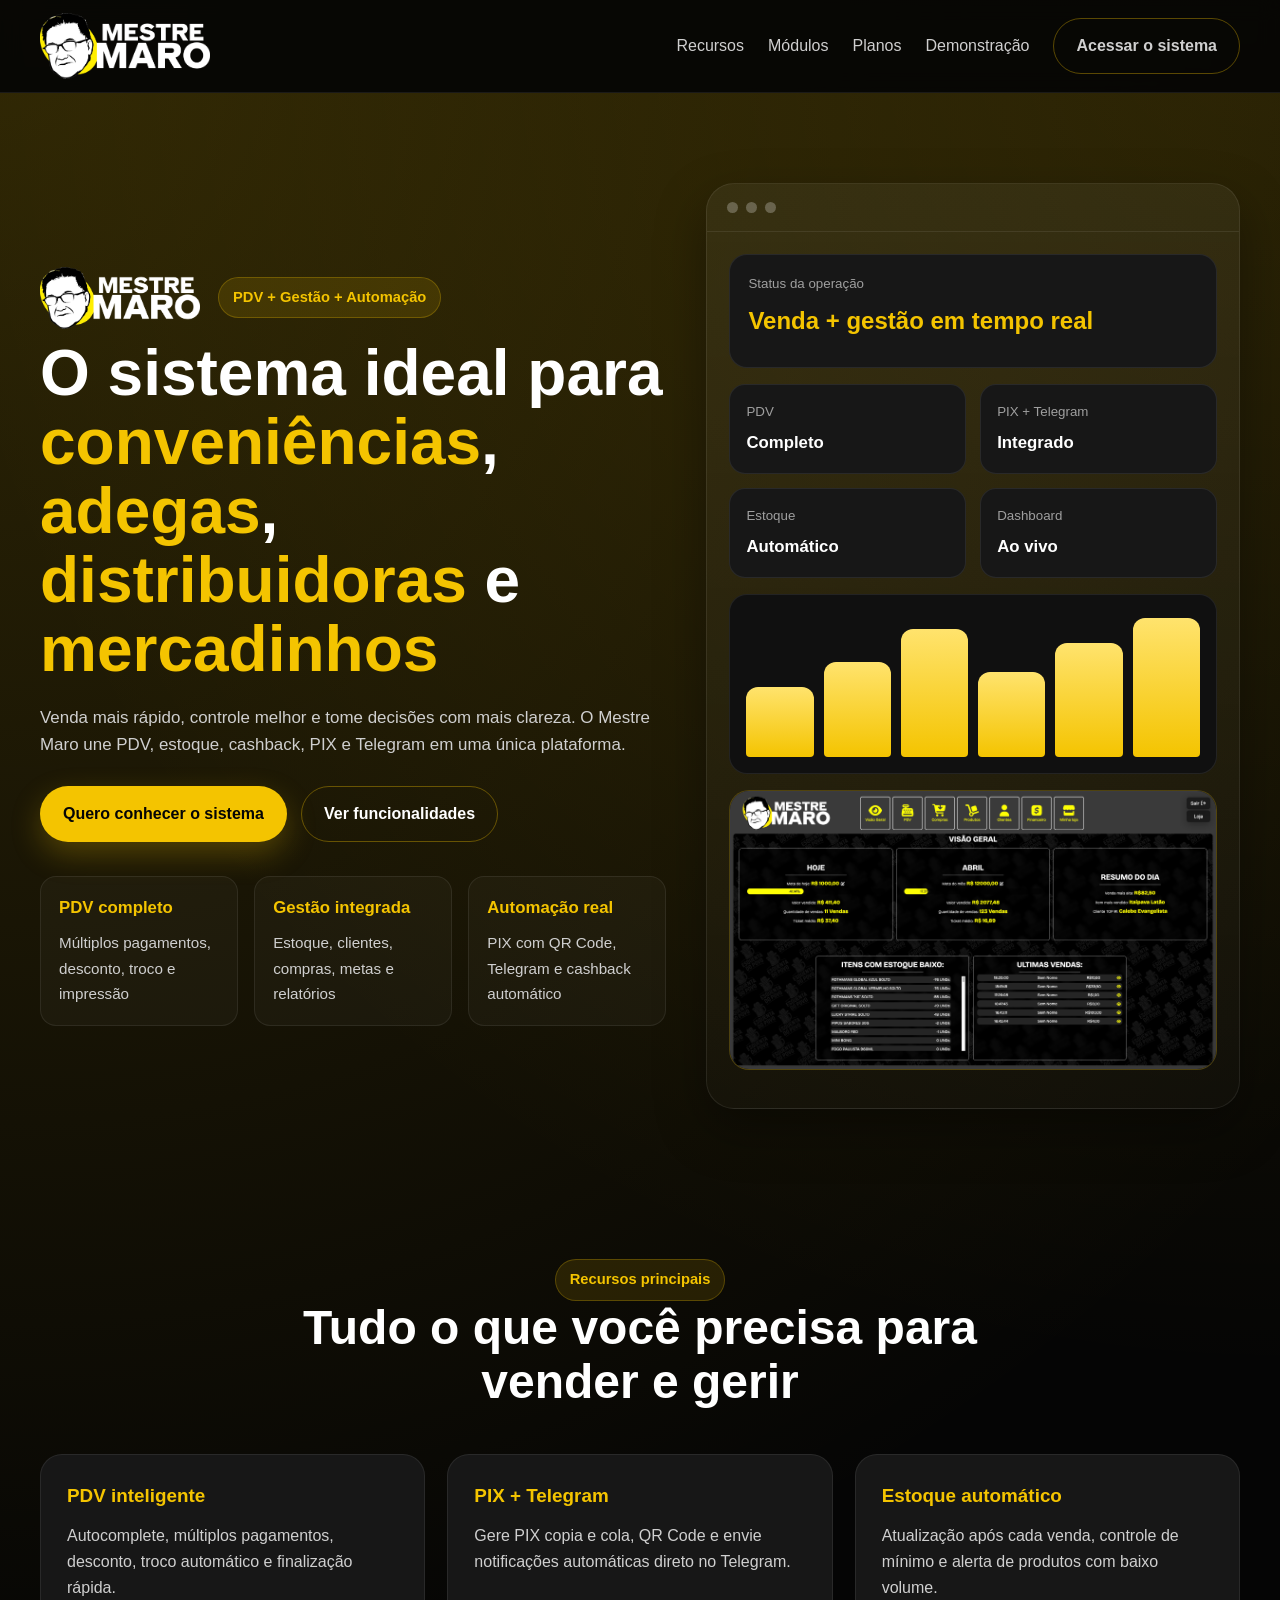
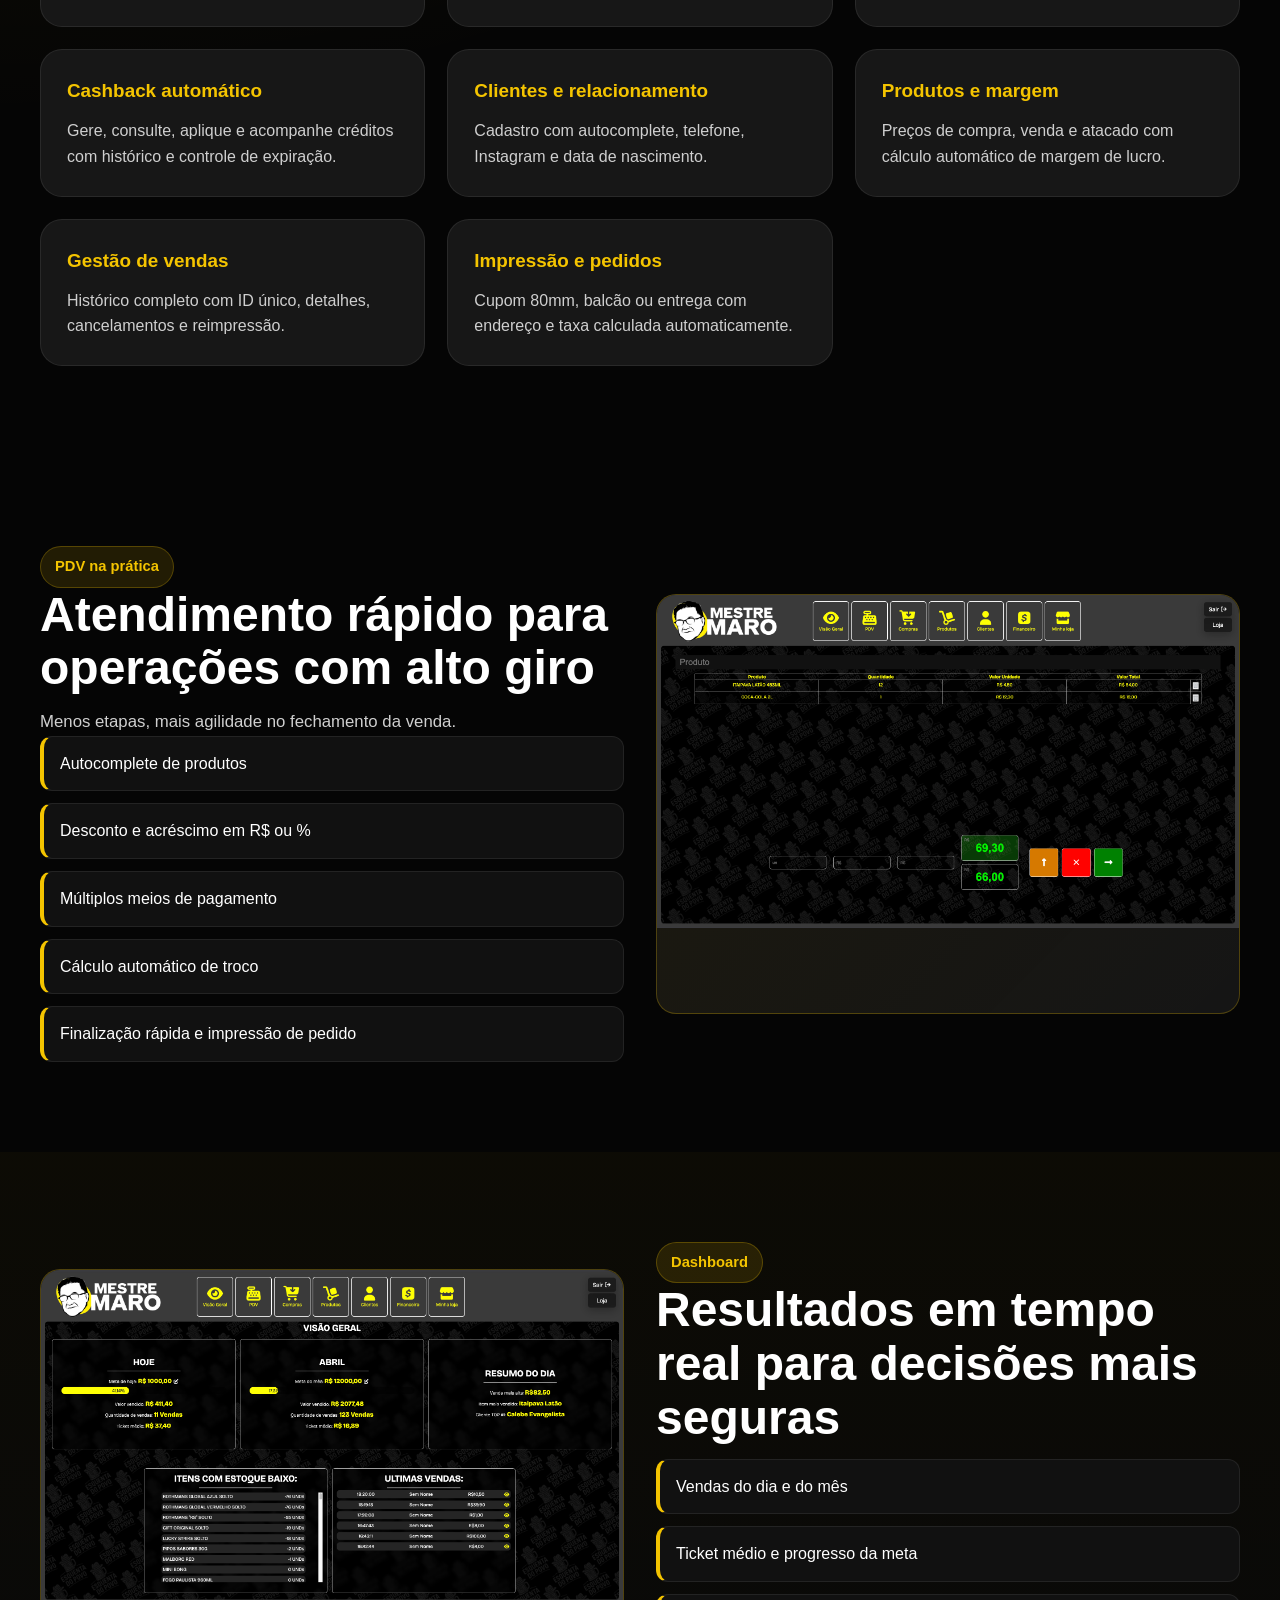
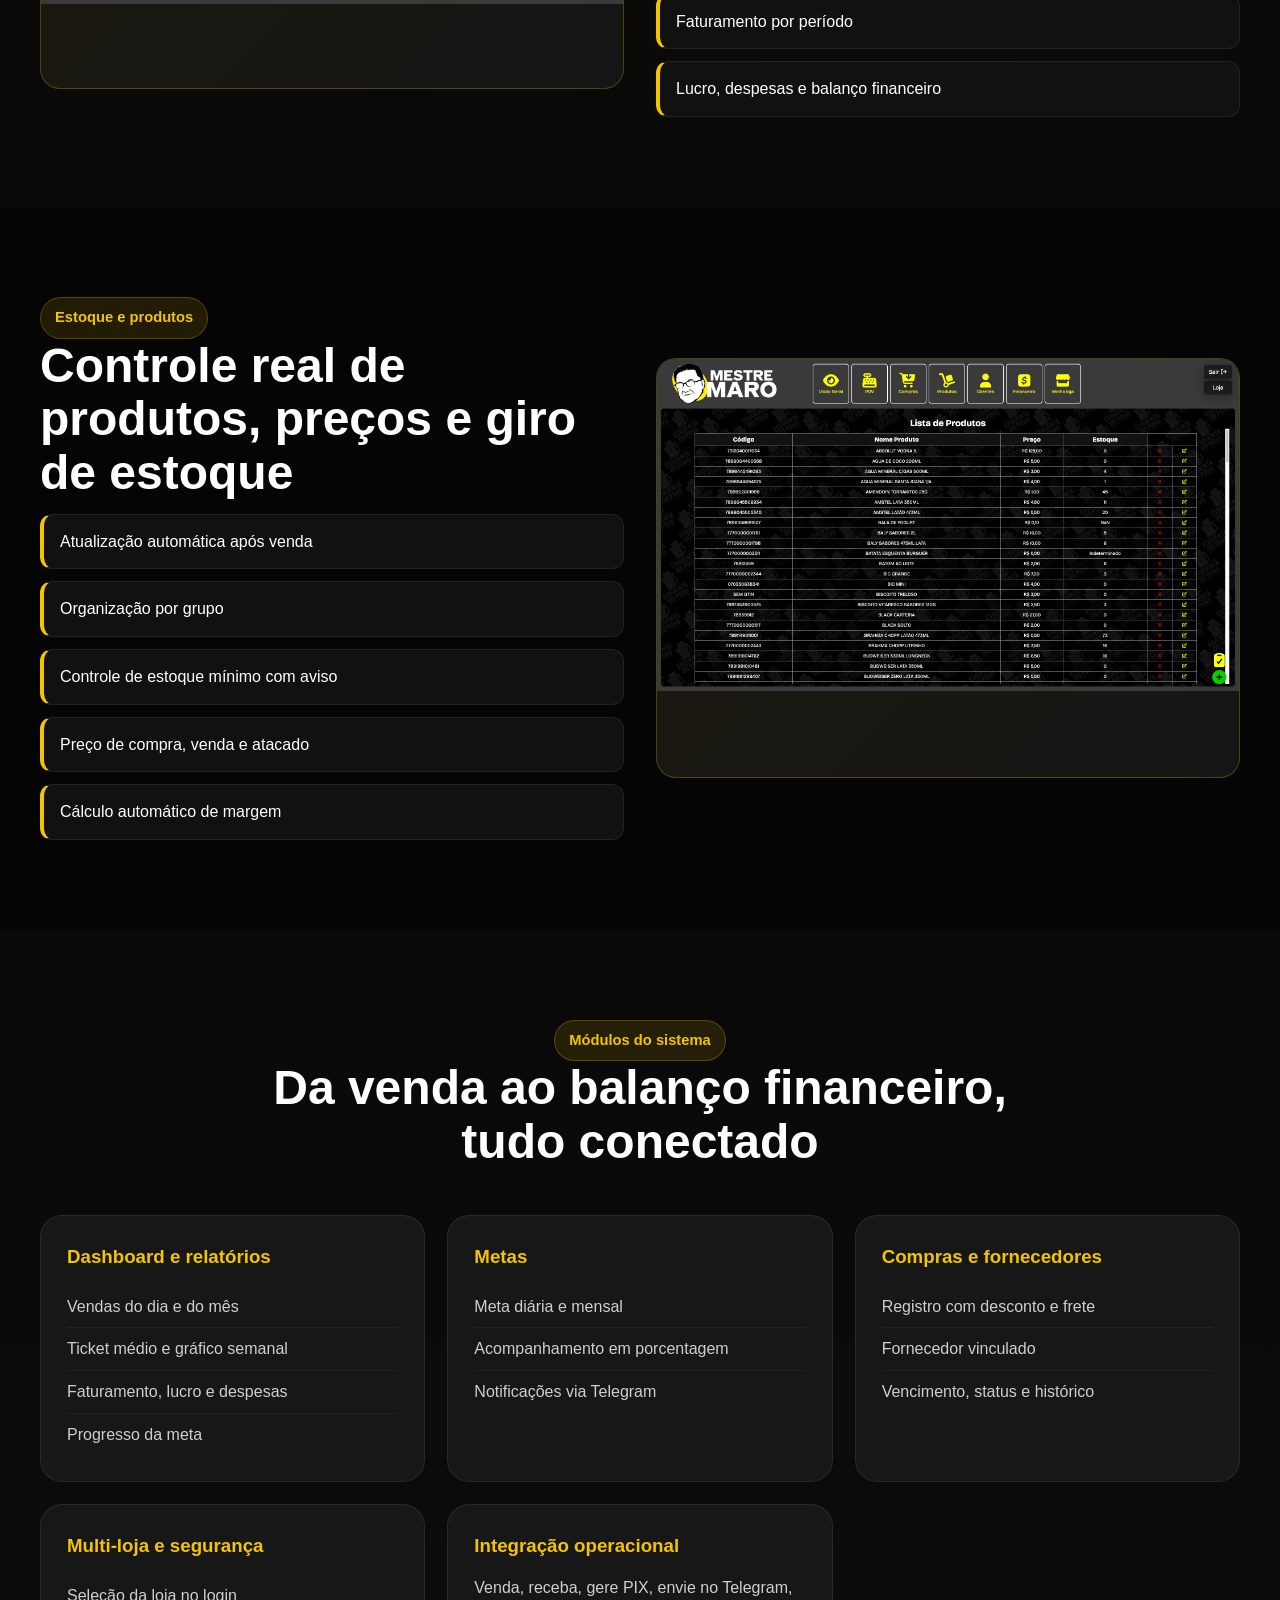
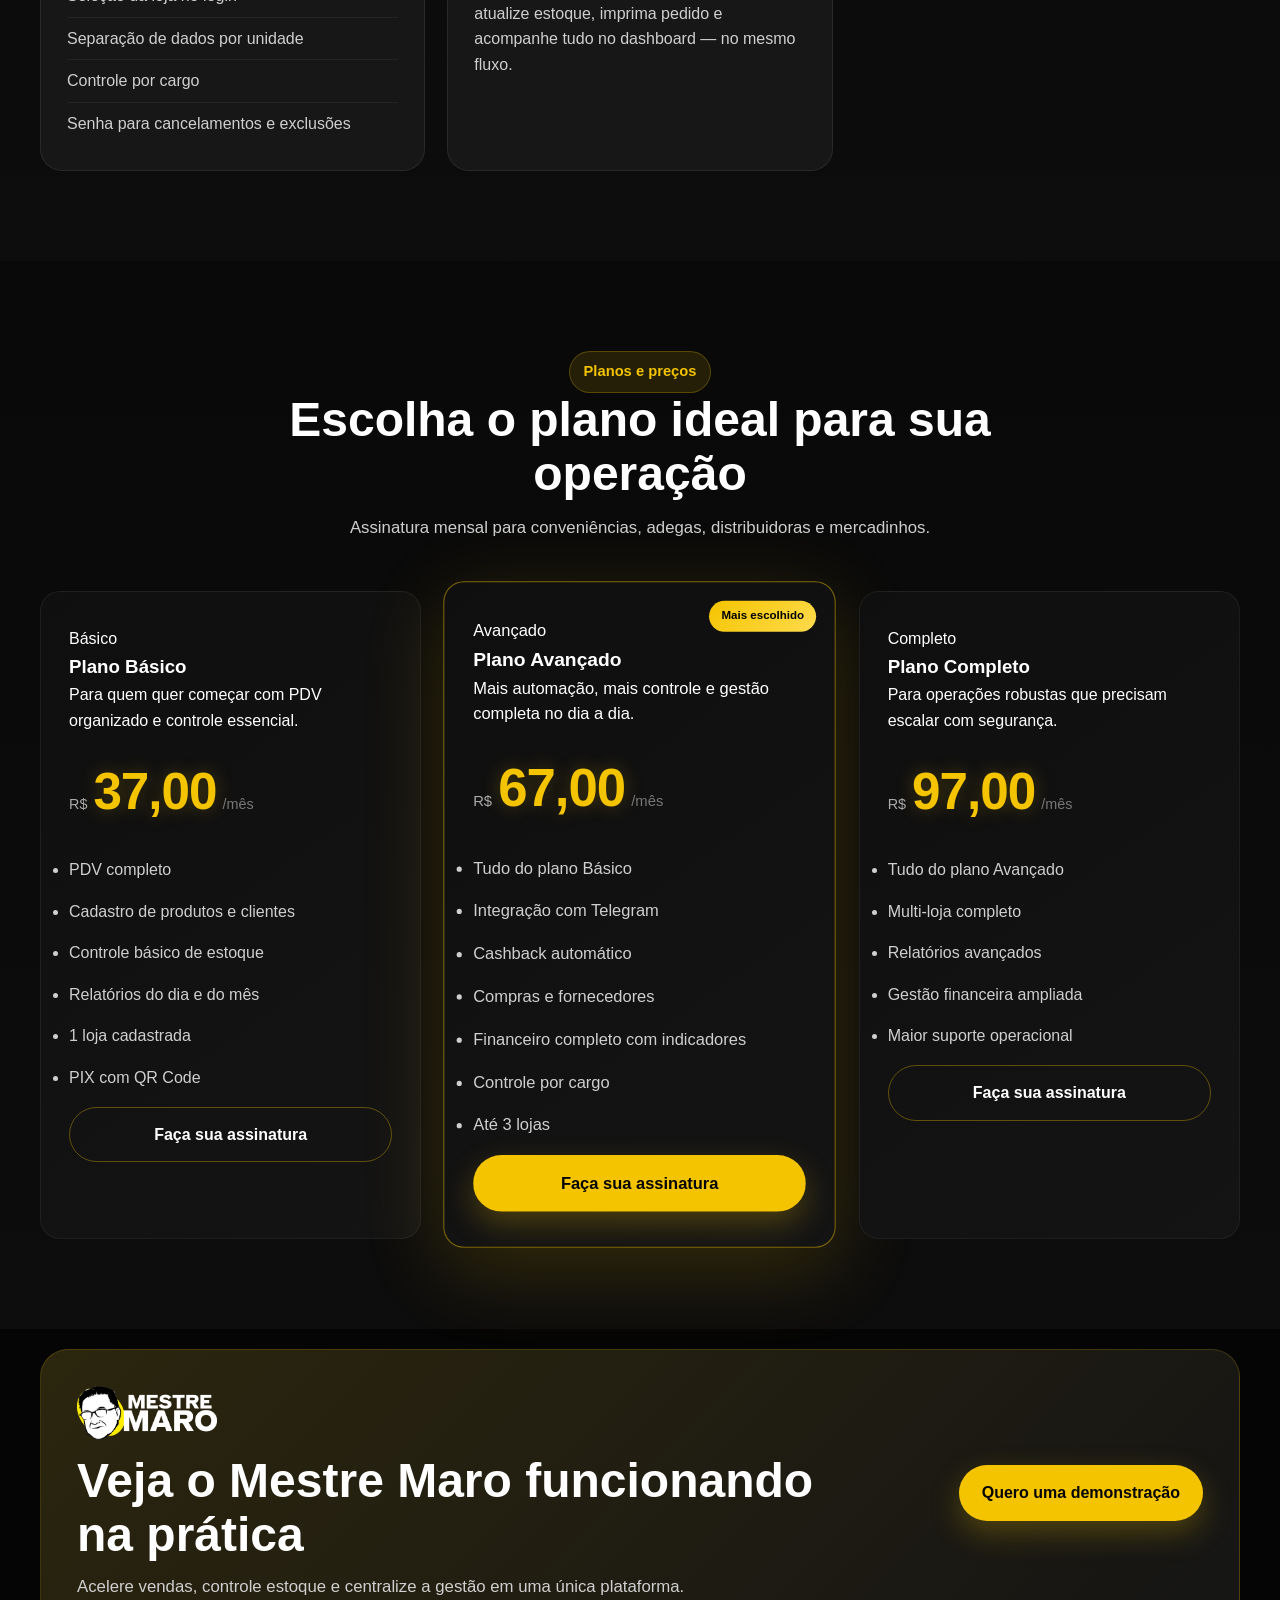
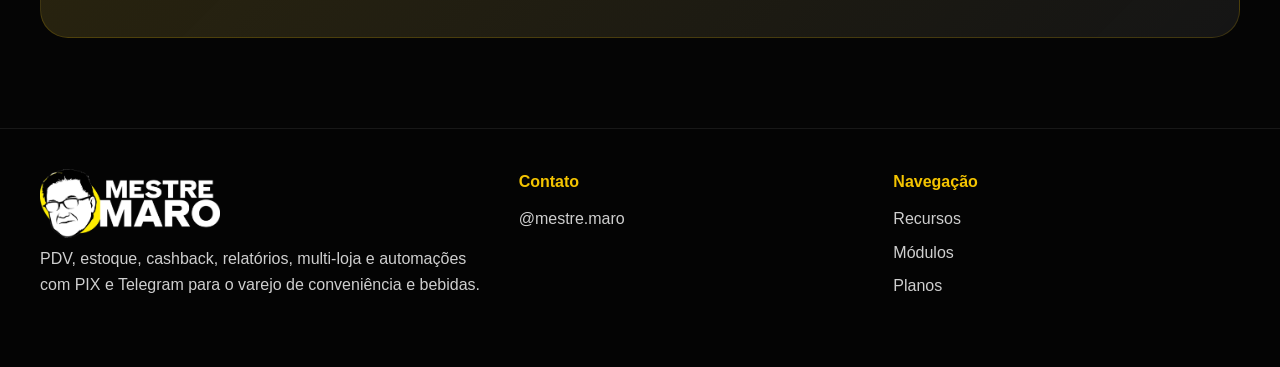
<file: index.html>
<!DOCTYPE html>
<html lang="pt-BR">
<head>
  <meta charset="UTF-8" />
  <meta name="viewport" content="width=device-width, initial-scale=1.0" />
  <link rel="icon" href="/IMAGENS/favicon.png" type="image/png">
  <title>Mestre Maro | PDV e Gestão para Conveniências, Adegas e Distribuidoras</title>
  <meta name="description" content="Sistema Mestre Maro para conveniências, distribuidoras de bebidas, adegas e mercadinhos. PDV, estoque, clientes, cashback, relatórios, PIX com QR Code e integração com Telegram." />
  <link rel="stylesheet" href="/CSS/index.css" />
</head>
<body>

  <header class="header">
    <div class="container nav">
      <a href="#inicio" class="brand">
        <img src="/IMAGENS/logo mestre maro.png" alt="Logo Mestre Maro" class="brand-logo" />
      </a>
      <nav class="menu">
        <a href="#recursos">Recursos</a>
        <a href="#modulos">Módulos</a>
        <a href="#precos">Planos</a>
        <a href="#contato">Demonstração</a>
        <a href="/HTML/login.html" class="btn btn-outline">Acessar o sistema</a>
      </nav>
    </div>
  </header>

  <main>

    <!-- HERO -->
    <section id="inicio" class="hero">
      <div class="container hero-grid">
        <div class="hero-content">
          <div class="hero-brand-row">
            <img src="/IMAGENS/logo mestre maro.png" alt="Logo Mestre Maro" class="hero-logo" />
            <span class="badge">PDV + Gestão + Automação</span>
          </div>
          <h1>
            O sistema ideal para <span>conveniências</span>, <span>adegas</span>,
            <span>distribuidoras</span> e <span>mercadinhos</span>
          </h1>
          <p class="hero-text">
            Venda mais rápido, controle melhor e tome decisões com mais clareza.
            O Mestre Maro une PDV, estoque, cashback, PIX e Telegram em uma única plataforma.
          </p>
          <div class="hero-actions">
            <a href="#contato" class="btn btn-primary">Quero conhecer o sistema</a>
            <a href="#recursos" class="btn btn-secondary">Ver funcionalidades</a>
          </div>
          <div class="hero-stats">
            <div class="stat-card">
              <strong>PDV completo</strong>
              <span>Múltiplos pagamentos, desconto, troco e impressão</span>
            </div>
            <div class="stat-card">
              <strong>Gestão integrada</strong>
              <span>Estoque, clientes, compras, metas e relatórios</span>
            </div>
            <div class="stat-card">
              <strong>Automação real</strong>
              <span>PIX com QR Code, Telegram e cashback automático</span>
            </div>
          </div>
        </div>

        <div class="hero-panel">
          <div class="system-card">
            <div class="system-top"><span></span><span></span><span></span></div>
            <div class="system-body">
              <div class="panel-highlight">
                <small>Status da operação</small>
                <h3>Venda + gestão em tempo real</h3>
              </div>
              <div class="panel-grid">
                <div class="mini-box"><small>PDV</small><strong>Completo</strong></div>
                <div class="mini-box"><small>PIX + Telegram</small><strong>Integrado</strong></div>
                <div class="mini-box"><small>Estoque</small><strong>Automático</strong></div>
                <div class="mini-box"><small>Dashboard</small><strong>Ao vivo</strong></div>
              </div>
              <div class="bars">
                <span style="height: 48%"></span>
                <span style="height: 65%"></span>
                <span style="height: 88%"></span>
                <span style="height: 58%"></span>
                <span style="height: 78%"></span>
                <span style="height: 95%"></span>
              </div>
              <div class="print-highlight">
                <div class="print-frame">
                  <img src="/IMAGENS/print1.png" alt="Preview do sistema Mestre Maro" class="real-print" />
                </div>
              </div>
            </div>
          </div>
        </div>
      </div>
    </section>

    <!-- RECURSOS -->
    <section id="recursos" class="section">
      <div class="container">
        <div class="section-head">
          <span class="section-badge">Recursos principais</span>
          <h2>Tudo o que você precisa para vender e gerir</h2>
        </div>

        <div class="cards-grid">
          <article class="feature-card">
            <h3>PDV inteligente</h3>
            <p>Autocomplete, múltiplos pagamentos, desconto, troco automático e finalização rápida.</p>
          </article>
          <article class="feature-card">
            <h3>PIX + Telegram</h3>
            <p>Gere PIX copia e cola, QR Code e envie notificações automáticas direto no Telegram.</p>
          </article>
          <article class="feature-card">
            <h3>Estoque automático</h3>
            <p>Atualização após cada venda, controle de mínimo e alerta de produtos com baixo volume.</p>
          </article>
          <article class="feature-card">
            <h3>Cashback automático</h3>
            <p>Gere, consulte, aplique e acompanhe créditos com histórico e controle de expiração.</p>
          </article>
          <article class="feature-card">
            <h3>Clientes e relacionamento</h3>
            <p>Cadastro com autocomplete, telefone, Instagram e data de nascimento.</p>
          </article>
          <article class="feature-card">
            <h3>Produtos e margem</h3>
            <p>Preços de compra, venda e atacado com cálculo automático de margem de lucro.</p>
          </article>
          <article class="feature-card">
            <h3>Gestão de vendas</h3>
            <p>Histórico completo com ID único, detalhes, cancelamentos e reimpressão.</p>
          </article>
          <article class="feature-card">
            <h3>Impressão e pedidos</h3>
            <p>Cupom 80mm, balcão ou entrega com endereço e taxa calculada automaticamente.</p>
          </article>
        </div>
      </div>
    </section>

    <!-- PDV NA PRÁTICA -->
    <section class="section print-feature-section">
      <div class="container">
        <div class="print-feature-grid">
          <div class="print-copy">
            <span class="section-badge">PDV na prática</span>
            <h2>Atendimento rápido para operações com alto giro</h2>
            <p>Menos etapas, mais agilidade no fechamento da venda.</p>
            <ul class="benefits-list compact-list">
              <li>Autocomplete de produtos</li>
              <li>Desconto e acréscimo em R$ ou %</li>
              <li>Múltiplos meios de pagamento</li>
              <li>Cálculo automático de troco</li>
              <li>Finalização rápida e impressão de pedido</li>
            </ul>
          </div>
          <div class="print-side">
            <div class="print-frame tall">
              <img src="/IMAGENS/print2.png" alt="Print do PDV Mestre Maro" class="real-print" />
            </div>
          </div>
        </div>
      </div>
    </section>

    <!-- DASHBOARD -->
    <section class="section section-soft print-feature-section">
      <div class="container">
        <div class="print-feature-grid reverse">
          <div class="print-side">
            <div class="print-frame tall">
              <img src="/IMAGENS/print1.png" alt="Print do dashboard Mestre Maro" class="real-print" />
            </div>
          </div>
          <div class="print-copy">
            <span class="section-badge">Dashboard</span>
            <h2>Resultados em tempo real para decisões mais seguras</h2>
            <ul class="benefits-list compact-list">
              <li>Vendas do dia e do mês</li>
              <li>Ticket médio e progresso da meta</li>
              <li>Faturamento por período</li>
              <li>Lucro, despesas e balanço financeiro</li>
            </ul>
          </div>
        </div>
      </div>
    </section>

    <!-- ESTOQUE -->
    <section class="section print-feature-section">
      <div class="container">
        <div class="print-feature-grid">
          <div class="print-copy">
            <span class="section-badge">Estoque e produtos</span>
            <h2>Controle real de produtos, preços e giro de estoque</h2>
            <ul class="benefits-list compact-list">
              <li>Atualização automática após venda</li>
              <li>Organização por grupo</li>
              <li>Controle de estoque mínimo com aviso</li>
              <li>Preço de compra, venda e atacado</li>
              <li>Cálculo automático de margem</li>
            </ul>
          </div>
          <div class="print-side">
            <div class="print-frame tall">
              <img src="/IMAGENS/print3.png" alt="Print do estoque Mestre Maro" class="real-print" />
            </div>
          </div>
        </div>
      </div>
    </section>

    <!-- MÓDULOS -->
    <section id="modulos" class="section section-dark">
      <div class="container">
        <div class="section-head">
          <span class="section-badge">Módulos do sistema</span>
          <h2>Da venda ao balanço financeiro, tudo conectado</h2>
        </div>

        <div class="modules-grid">
          <div class="module-box">
            <h3>Dashboard e relatórios</h3>
            <ul>
              <li>Vendas do dia e do mês</li>
              <li>Ticket médio e gráfico semanal</li>
              <li>Faturamento, lucro e despesas</li>
              <li>Progresso da meta</li>
            </ul>
          </div>
          <div class="module-box">
            <h3>Metas</h3>
            <ul>
              <li>Meta diária e mensal</li>
              <li>Acompanhamento em porcentagem</li>
              <li>Notificações via Telegram</li>
            </ul>
          </div>
          <div class="module-box">
            <h3>Compras e fornecedores</h3>
            <ul>
              <li>Registro com desconto e frete</li>
              <li>Fornecedor vinculado</li>
              <li>Vencimento, status e histórico</li>
            </ul>
          </div>
          <div class="module-box">
            <h3>Multi-loja e segurança</h3>
            <ul>
              <li>Seleção da loja no login</li>
              <li>Separação de dados por unidade</li>
              <li>Controle por cargo</li>
              <li>Senha para cancelamentos e exclusões</li>
            </ul>
          </div>
          <div class="module-box featured-box">
            <h3>Integração operacional</h3>
            <p>Venda, receba, gere PIX, envie no Telegram, atualize estoque, imprima pedido e acompanhe tudo no dashboard — no mesmo fluxo.</p>
          </div>
        </div>
      </div>
    </section>

    <!-- PLANOS -->
    <section id="precos" class="section section-dark">
      <div class="container">
        <div class="section-head">
          <span class="section-badge">Planos e preços</span>
          <h2>Escolha o plano ideal para sua operação</h2>
          <p>Assinatura mensal para conveniências, adegas, distribuidoras e mercadinhos.</p>
        </div>

        <div class="pricing-grid">
          <article class="pricing-card">
            <span class="pricing-label">Básico</span>
            <h3>Plano Básico</h3>
            <p class="pricing-desc">Para quem quer começar com PDV organizado e controle essencial.</p>
            <div class="pricing-price">
              <small>R$</small><strong>37,00</strong><span>/mês</span>
            </div>
            <ul class="pricing-list">
              <li>PDV completo</li>
              <li>Cadastro de produtos e clientes</li>
              <li>Controle básico de estoque</li>
              <li>Relatórios do dia e do mês</li>
              <li>1 loja cadastrada</li>
              <li>PIX com QR Code</li>
            </ul>
            <a href="#contato" class="btn btn-secondary pricing-btn">Faça sua assinatura</a>
          </article>

          <article class="pricing-card pricing-card-featured">
            <span class="pricing-highlight">Mais escolhido</span>
            <span class="pricing-label">Avançado</span>
            <h3>Plano Avançado</h3>
            <p class="pricing-desc">Mais automação, mais controle e gestão completa no dia a dia.</p>
            <div class="pricing-price">
              <small>R$</small><strong>67,00</strong><span>/mês</span>
            </div>
            <ul class="pricing-list">
              <li>Tudo do plano Básico</li>
              <li>Integração com Telegram</li>
              <li>Cashback automático</li>
              <li>Compras e fornecedores</li>
              <li>Financeiro completo com indicadores</li>
              <li>Controle por cargo</li>
              <li>Até 3 lojas</li>
            </ul>
            <a href="#contato" class="btn btn-primary pricing-btn">Faça sua assinatura</a>
          </article>

          <article class="pricing-card">
            <span class="pricing-label">Completo</span>
            <h3>Plano Completo</h3>
            <p class="pricing-desc">Para operações robustas que precisam escalar com segurança.</p>
            <div class="pricing-price">
              <small>R$</small><strong>97,00</strong><span>/mês</span>
            </div>
            <ul class="pricing-list">
              <li>Tudo do plano Avançado</li>
              <li>Multi-loja completo</li>
              <li>Relatórios avançados</li>
              <li>Gestão financeira ampliada</li>
              <li>Maior suporte operacional</li>
            </ul>
            <a href="#contato" class="btn btn-secondary pricing-btn">Faça sua assinatura</a>
          </article>
        </div>
      </div>
    </section>

    <!-- CTA -->
    <section class="cta-section">
      <div class="container cta-box">
        <div class="cta-content">
          <img src="/IMAGENS/logo mestre maro.png" alt="Logo Mestre Maro" class="cta-logo" />
          <h2>Veja o Mestre Maro funcionando na prática</h2>
          <p>Acelere vendas, controle estoque e centralize a gestão em uma única plataforma.</p>
        </div>
        <a href="/campanha" class="btn btn-primary">Quero uma demonstração</a>
      </div>
    </section>

  </main>

  <footer id="contato" class="footer">
    <div class="container footer-grid">
      <div>
        <a href="#inicio" class="brand footer-brand">
          <img src="/IMAGENS/logo mestre maro.png" alt="Logo Mestre Maro" class="brand-logo footer-main-logo" />
        </a>
        <p>PDV, estoque, cashback, relatórios, multi-loja e automações com PIX e Telegram para o varejo de conveniência e bebidas.</p>
      </div>
      <div>
        <h4>Contato</h4>
        <p>@mestre.maro</p>
      </div>
      <div>
        <h4>Navegação</h4>
        <a href="#recursos">Recursos</a>
        <a href="#modulos">Módulos</a>
        <a href="#precos">Planos</a>
      </div>
    </div>
  </footer>

</body>
</html>
</file>
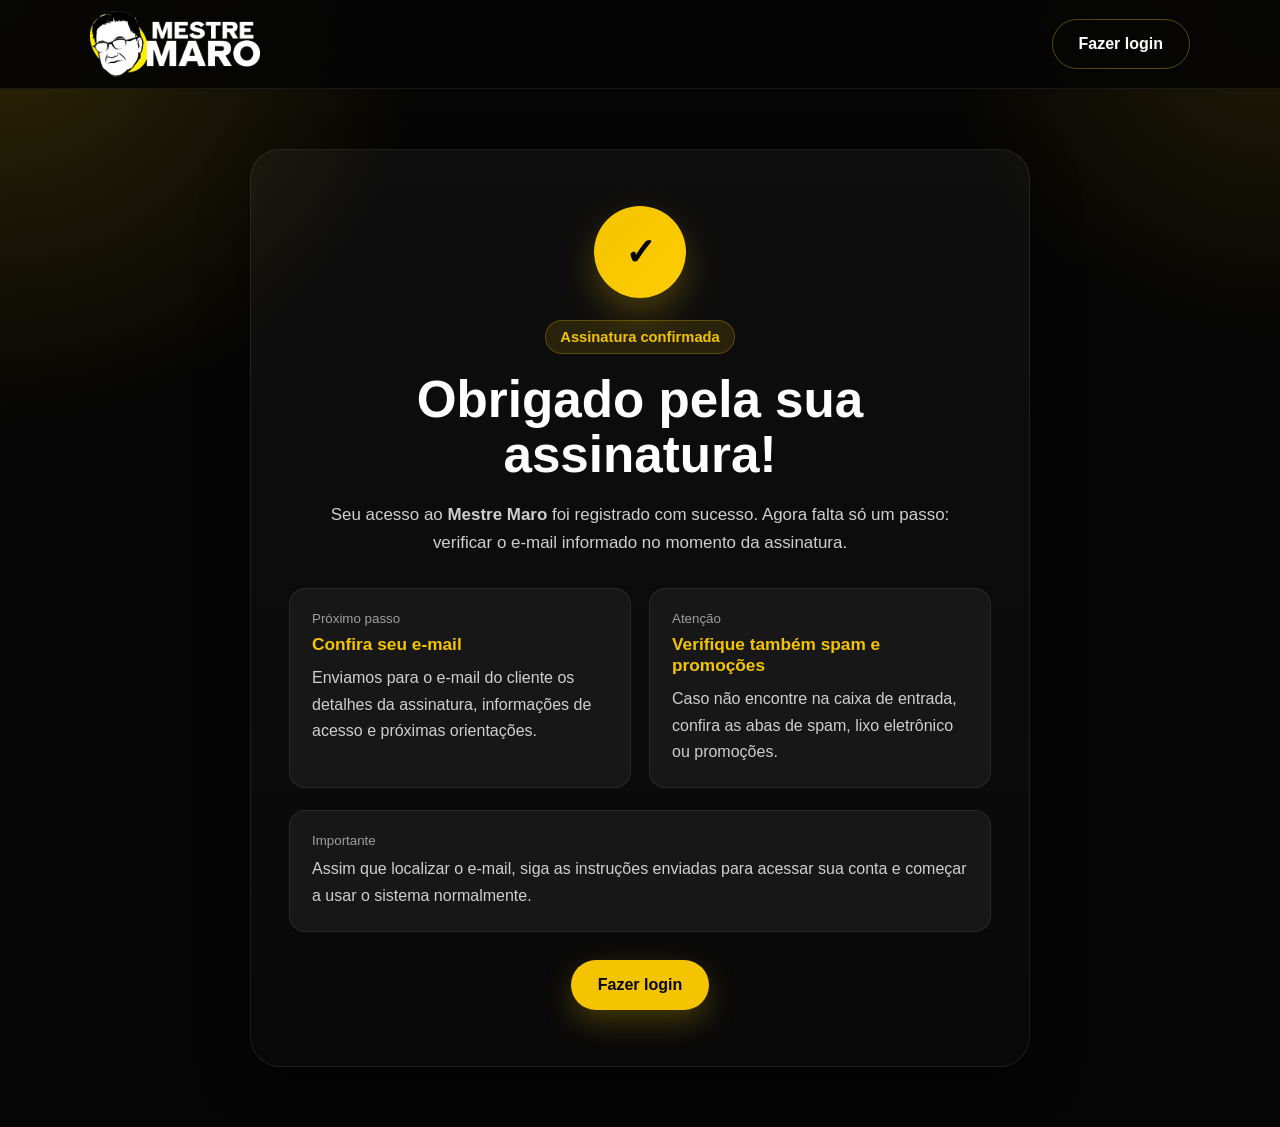
<file: HTML/obrigado.html>
<!DOCTYPE html>
<html lang="pt-BR">
<head>
  <meta charset="UTF-8" />
  <meta name="viewport" content="width=device-width, initial-scale=1.0" />
  <link rel="icon" href="/IMAGENS/favicon.png" type="image/png">
  <title>Assinatura confirmada | Mestre Maro</title>
  <link rel="stylesheet" href="/CSS/obrigado.css" />
</head>
<body>
  <header class="simple-header">
    <div class="container header-wrap">
      <a href="/" class="brand">
        <img src="/IMAGENS/logo mestre maro.png" alt="Logo Mestre Maro" class="brand-logo" />
      </a>
      <a href="/login" class="btn btn-outline">Fazer login</a>
    </div>
  </header>

  <main class="thankyou-page">
    <section class="thankyou-section">
      <div class="container">
        <div class="thankyou-card">
          <div class="success-icon" aria-hidden="true">✓</div>

          <span class="section-badge">Assinatura confirmada</span>

          <h1>Obrigado pela sua assinatura!</h1>

          <p class="lead">
            Seu acesso ao <strong>Mestre Maro</strong> foi registrado com sucesso.
            Agora falta só um passo: verificar o e-mail informado no momento da assinatura.
          </p>

          <div class="info-boxes">
            <article class="info-box">
              <small>Próximo passo</small>
              <strong>Confira seu e-mail</strong>
              <p>
                Enviamos para o e-mail do cliente os detalhes da assinatura,
                informações de acesso e próximas orientações.
              </p>
            </article>

            <article class="info-box">
              <small>Atenção</small>
              <strong>Verifique também spam e promoções</strong>
              <p>
                Caso não encontre na caixa de entrada, confira as abas de spam,
                lixo eletrônico ou promoções.
              </p>
            </article>
          </div>

          <div class="highlight-box">
            <small>Importante</small>
            <p>
              Assim que localizar o e-mail, siga as instruções enviadas para acessar
              sua conta e começar a usar o sistema normalmente.
            </p>
          </div>

          <div class="thankyou-actions">
            <a href="/login" class="btn btn-primary">Fazer login</a>
          </div>
        </div>
      </div>
    </section>
  </main>
</body>
</html>
</file>
<file: CSS/index.css>
:root {
  --yellow: #f4c400;
  --yellow-strong: #ffcc00;
  --black: #050505;
  --black-soft: #111111;
  --black-card: #171717;
  --white: #ffffff;
  --gray: #cfcfcf;
  --gray-soft: #9f9f9f;
  --border: rgba(255, 255, 255, 0.08);
  --shadow: 0 20px 50px rgba(0, 0, 0, 0.35);
  --radius: 22px;
  --radius-sm: 16px;
  --container: 1200px;
}

* {
  margin: 0;
  padding: 0;
  box-sizing: border-box;
}

html {
  scroll-behavior: smooth;
}

body {
  font-family: Arial, Helvetica, sans-serif;
  background:
    radial-gradient(circle at top left, rgba(244, 196, 0, 0.18), transparent 25%),
    radial-gradient(circle at top right, rgba(255, 204, 0, 0.12), transparent 20%),
    var(--black);
  color: var(--white);
  line-height: 1.6;
}

img {
  max-width: 100%;
  display: block;
}

a {
  text-decoration: none;
  color: inherit;
}

.container {
  width: min(100% - 32px, var(--container));
  margin: 0 auto;
}

.header {
  position: sticky;
  top: 0;
  z-index: 999;
  background: rgba(5, 5, 5, 0.92);
  backdrop-filter: blur(10px);
  border-bottom: 1px solid var(--border);
}

.nav {
  min-height: 92px;
  display: flex;
  align-items: center;
  justify-content: space-between;
  gap: 20px;
}

.brand {
  display: inline-flex;
  align-items: center;
  gap: 12px;
}

.brand-logo {
  width: 170px;
  height: auto;
  object-fit: contain;
}

.menu {
  display: flex;
  align-items: center;
  gap: 24px;
}

.menu a {
  color: var(--gray);
  transition: 0.25s ease;
}

.menu a:hover {
  color: var(--yellow);
}

.btn {
  display: inline-flex;
  align-items: center;
  justify-content: center;
  border-radius: 999px;
  padding: 14px 22px;
  font-weight: 700;
  transition: 0.25s ease;
  border: 1px solid transparent;
}

.btn-primary {
  background: var(--yellow);
  color: var(--black);
  box-shadow: 0 12px 30px rgba(244, 196, 0, 0.25);
}

.btn-primary:hover {
  background: var(--yellow-strong);
  transform: translateY(-2px);
}

.btn-secondary,
.btn-outline {
  background: transparent;
  color: var(--white);
  border-color: rgba(244, 196, 0, 0.35);
}

.btn-secondary:hover,
.btn-outline:hover {
  background: rgba(244, 196, 0, 0.08);
}

.hero {
  padding: 90px 0 60px;
}

.hero-grid {
  display: grid;
  grid-template-columns: 1.08fr 0.92fr;
  gap: 40px;
  align-items: center;
}

.hero-brand-row {
  display: flex;
  align-items: center;
  gap: 18px;
  flex-wrap: wrap;
  margin-bottom: 10px;
}

.hero-logo {
  width: 160px;
  height: auto;
  object-fit: contain;
}

.badge,
.section-badge {
  display: inline-block;
  background: rgba(244, 196, 0, 0.12);
  color: var(--yellow);
  border: 1px solid rgba(244, 196, 0, 0.25);
  padding: 8px 14px;
  border-radius: 999px;
  font-weight: 700;
  font-size: 0.92rem;
}

.hero-content h1 {
  font-size: clamp(2.3rem, 5vw, 4.4rem);
  line-height: 1.08;
  margin-bottom: 20px;
}

.hero-content h1 span {
  color: var(--yellow);
}

.hero-text {
  font-size: 1.06rem;
  color: var(--gray);
  max-width: 650px;
  margin-bottom: 28px;
}

.hero-actions {
  display: flex;
  flex-wrap: wrap;
  gap: 14px;
  margin-bottom: 34px;
}

.hero-stats {
  display: grid;
  grid-template-columns: repeat(3, 1fr);
  gap: 16px;
}

.stat-card {
  background: rgba(255, 255, 255, 0.03);
  border: 1px solid var(--border);
  padding: 18px;
  border-radius: var(--radius-sm);
}

.stat-card strong {
  display: block;
  color: var(--yellow);
  margin-bottom: 8px;
  font-size: 1.05rem;
}

.stat-card span {
  color: var(--gray);
  font-size: 0.95rem;
}

.hero-panel {
  display: flex;
  justify-content: center;
}

.system-card {
  width: 100%;
  max-width: 540px;
  background: linear-gradient(180deg, rgba(255,255,255,0.05), rgba(255,255,255,0.02));
  border: 1px solid var(--border);
  border-radius: 28px;
  overflow: hidden;
  box-shadow: var(--shadow);
}

.system-top {
  display: flex;
  gap: 8px;
  padding: 18px 20px;
  border-bottom: 1px solid var(--border);
}

.system-top span {
  width: 11px;
  height: 11px;
  border-radius: 50%;
  background: rgba(255,255,255,0.25);
}

.system-body {
  padding: 22px;
}

.panel-highlight,
.panel-footer,
.mini-box,
.feature-card,
.module-box,
.side-card,
.cta-box {
  background: var(--black-card);
}

.panel-highlight {
  padding: 18px;
  border-radius: 18px;
  border: 1px solid var(--border);
  margin-bottom: 16px;
}

.panel-highlight small,
.panel-footer small,
.mini-box small {
  display: block;
  color: var(--gray-soft);
  margin-bottom: 8px;
}

.panel-highlight h3 {
  color: var(--yellow);
  margin-bottom: 8px;
  font-size: 1.5rem;
}

.panel-highlight p,
.panel-footer p,
.mini-box p {
  color: var(--gray);
}

.panel-grid {
  display: grid;
  grid-template-columns: 1fr 1fr;
  gap: 14px;
  margin-bottom: 16px;
}

.mini-box {
  padding: 16px;
  border-radius: 16px;
  border: 1px solid var(--border);
}

.mini-box strong {
  color: var(--white);
  font-size: 1.05rem;
}

.bars {
  height: 180px;
  display: flex;
  align-items: end;
  gap: 10px;
  padding: 16px;
  border-radius: 18px;
  margin-bottom: 16px;
  background: #101010;
  border: 1px solid var(--border);
}

.bars span {
  flex: 1;
  min-height: 36px;
  border-radius: 12px 12px 4px 4px;
  background: linear-gradient(180deg, #ffe36d, #f4c400);
}

.print-highlight {
  margin-bottom: 16px;
}

.print-frame {
  position: relative;
  width: 100%;
  min-height: 260px;
  border-radius: 20px;
  overflow: hidden;
  border: 1px solid rgba(244, 196, 0, 0.25);
  background:
    linear-gradient(135deg, rgba(244,196,0,0.06), rgba(255,255,255,0.02)),
    #101010;
}

.print-frame.tall {
  min-height: 420px;
}

.real-print {
  width: 100%;
  height: 100%;
  object-fit: cover;
  display: block;
}

.panel-footer {
  padding: 18px;
  border-radius: 18px;
  border: 1px solid var(--border);
}

.brands {
  padding: 10px 0 40px;
}

.brands-content {
  border-top: 1px solid var(--border);
  padding-top: 24px;
}

.brands-logo-wrap {
  display: flex;
  justify-content: center;
  margin-bottom: 18px;
}

.brand-center-logo {
  width: 180px;
  opacity: 0.95;
}

.brands-content > p {
  color: var(--gray);
  margin-bottom: 18px;
  text-align: center;
}

.brands-grid {
  display: grid;
  grid-template-columns: repeat(4, 1fr);
  gap: 16px;
}

.brands-grid div {
  text-align: center;
  padding: 14px 16px;
  border-radius: 14px;
  border: 1px solid var(--border);
  background: #101010;
  color: var(--yellow);
  font-weight: 700;
}

.section {
  padding: 90px 0;
}

.section-dark {
  background: linear-gradient(180deg, rgba(255,255,255,0.015), rgba(255,255,255,0.03));
}

.section-soft {
  background: linear-gradient(180deg, rgba(244,196,0,0.03), rgba(255,255,255,0.015));
}

.section-head {
  text-align: center;
  max-width: 800px;
  margin: 0 auto 46px;
}

.section-brand {
  display: flex;
  justify-content: center;
  align-items: center;
  gap: 14px;
  flex-wrap: wrap;
  margin-bottom: 12px;
}

.section-brand.align-left {
  justify-content: flex-start;
}

.section-logo {
  width: 90px;
  height: auto;
  object-fit: contain;
}

.section-head h2,
.print-copy h2,
.benefits-text h2,
.cta-box h2 {
  font-size: clamp(2rem, 4vw, 3rem);
  line-height: 1.12;
  margin-bottom: 14px;
}

.section-head p,
.print-copy p,
.benefits-text p,
.cta-box p {
  color: var(--gray);
  font-size: 1.05rem;
}

.cards-grid {
  display: grid;
  grid-template-columns: repeat(3, 1fr);
  gap: 22px;
}

.cards-3 {
  grid-template-columns: repeat(3, 1fr);
}

.cards-4 {
  grid-template-columns: repeat(4, 1fr);
}

.feature-card {
  padding: 26px;
  border-radius: var(--radius);
  border: 1px solid var(--border);
  transition: 0.25s ease;
}

.feature-card:hover,
.module-box:hover,
.side-card:hover,
.print-frame:hover {
  transform: translateY(-4px);
  border-color: rgba(244, 196, 0, 0.28);
}

.feature-card h3 {
  color: var(--yellow);
  margin-bottom: 12px;
  font-size: 1.18rem;
}

.feature-card p {
  color: var(--gray);
}

.print-feature-section {
  position: relative;
}

.print-feature-grid {
  display: grid;
  grid-template-columns: 1fr 1fr;
  gap: 32px;
  align-items: center;
}

.print-feature-grid.reverse .print-side {
  order: 1;
}

.print-feature-grid.reverse .print-copy {
  order: 2;
}

.print-copy {
  max-width: 620px;
}

.compact-list li {
  padding: 12px 16px;
}

.modules-grid {
  display: grid;
  grid-template-columns: repeat(3, 1fr);
  gap: 22px;
}

.module-box {
  padding: 26px;
  border-radius: var(--radius);
  border: 1px solid var(--border);
}

.module-box h3 {
  color: var(--yellow);
  margin-bottom: 14px;
}

.module-box ul {
  list-style: none;
}

.module-box ul li {
  color: var(--gray);
  padding: 8px 0;
  border-bottom: 1px solid rgba(255,255,255,0.05);
}

.module-box ul li:last-child {
  border-bottom: none;
}

.featured-box p {
  color: var(--gray);
}

.benefits-grid {
  display: grid;
  grid-template-columns: 1fr 1fr;
  gap: 30px;
  align-items: start;
}

.benefits-text p {
  margin-bottom: 20px;
  font-size: 1.04rem;
}

.benefits-list {
  list-style: none;
  display: grid;
  gap: 12px;
}

.benefits-list li {
  padding: 14px 16px;
  background: #111111;
  border: 1px solid var(--border);
  border-left: 4px solid var(--yellow);
  border-radius: 12px;
  color: var(--white);
}

.benefits-side {
  display: grid;
  gap: 18px;
}

.side-card {
  padding: 24px;
  border-radius: var(--radius);
  border: 1px solid var(--border);
}

.side-card h3 {
  color: var(--yellow);
  margin-bottom: 10px;
}

.side-card p {
  color: var(--gray);
}

.cta-section {
  padding: 20px 0 90px;
}

.cta-box {
  border: 1px solid rgba(244, 196, 0, 0.18);
  border-radius: 28px;
  padding: 36px;
  display: flex;
  justify-content: space-between;
  align-items: center;
  gap: 24px;
  background:
    linear-gradient(135deg, rgba(244,196,0,0.12), rgba(255,255,255,0.02)),
    #101010;
}

.cta-content {
  max-width: 760px;
}

.cta-logo {
  width: 140px;
  margin-bottom: 14px;
}

.cta-box h2 {
  margin: 12px 0;
}

.footer {
  border-top: 1px solid var(--border);
  padding: 40px 0 60px;
  background: #040404;
}

.footer-grid {
  display: grid;
  grid-template-columns: 1.3fr 1fr 1fr;
  gap: 28px;
}

.footer-brand {
  margin-bottom: 14px;
}

.footer-main-logo {
  width: 180px;
}

.footer p,
.footer a {
  color: var(--gray);
}

.footer h4 {
  color: var(--yellow);
  margin-bottom: 12px;
}

.footer a {
  display: block;
  margin-bottom: 8px;
}

/* ===== PRICING GRID (CORRIGE O LAYOUT) ===== */
.pricing-grid {
  display: grid;
  grid-template-columns: repeat(3, 1fr);
  gap: 24px;
  margin-top: 40px;
}

/* ===== CARD ===== */
.pricing-card {
  width: 100%;
  background: var(--black-card);
  border: 1px solid var(--border);
  border-radius: var(--radius);
  padding: 32px 26px;
  display: flex;
  flex-direction: column;
  transition: 0.25s ease;
}

.pricing-card:hover {
  transform: translateY(-6px);
  border-color: rgba(244, 196, 0, 0.35);
}

/* ===== GRID ===== */
.pricing-grid {
  display: grid;
  grid-template-columns: repeat(3, 1fr);
  gap: 28px;
  margin-top: 50px;
}

/* ===== CARD ===== */
.pricing-card {
  position: relative;
  width: 100%;
  padding: 34px 28px;
  border-radius: 20px;

  background: linear-gradient(145deg, #0f0f0f, #141414);
  border: 1px solid rgba(255,255,255,0.06);

  display: flex;
  flex-direction: column;

  transition: all 0.3s ease;
}

/* glow suave */
.pricing-card::before {
  content: "";
  position: absolute;
  inset: 0;
  border-radius: 20px;
  background: radial-gradient(circle at top, rgba(244,196,0,0.08), transparent 60%);
  opacity: 0;
  transition: 0.3s;
}

.pricing-card:hover::before {
  opacity: 1;
}

.pricing-card:hover {
  transform: translateY(-8px) scale(1.01);
  border-color: rgba(244,196,0,0.25);
}

/* ===== PLANO DESTACADO ===== */
.pricing-card-featured {
  border: 1px solid rgba(244,196,0,0.5);
  box-shadow: 0 20px 80px rgba(244,196,0,0.18);
  transform: scale(1.03);
}

/* badge */
.pricing-highlight {
  position: absolute;
  top: 18px;
  right: 18px;
  background: linear-gradient(135deg, #f4c400, #ffdb4d);
  color: #000;
  font-size: 0.7rem;
  font-weight: 700;
  padding: 6px 12px;
  border-radius: 999px;
}

/* ===== PREÇO ===== */
.pricing-price {
  display: flex;
  align-items: baseline;
  gap: 6px;
  margin: 18px 0 24px;
}

.pricing-price small {
  color: #aaa;
  font-size: 0.9rem;
}

.pricing-price strong {
  font-size: 3.2rem;
  color: #f4c400;
  letter-spacing: -1px;
  text-shadow: 0 0 18px rgba(244,196,0,0.25);
}

.pricing-price span {
  color: #777;
  font-size: 0.9rem;
}

/* ===== LISTA ===== */
.pricing-list li {
  color: #cfcfcf;
  margin-bottom: 1em;
}

/* ===== BOTÃO ===== */
.pricing-btn a {
  display: block;
  padding: 14px;
  border-radius: 999px;
  text-align: center;
  font-weight: 600;
  transition: 0.25s;
  text-decoration: none;
  margin-top: 0.5em;
}

/* botão padrão */
.pricing-card .pricing-btn a {
  border: 1px solid rgba(244,196,0,0.3);
  color: #f4c400;
  margin-top: 0.5em;
}

.pricing-card .pricing-btn a:hover {
  background: rgba(244,196,0,0.1);
}

/* botão destaque */
.pricing-card-featured .pricing-btn a {
  background: linear-gradient(135deg, #f4c400, #ffdb4d);
  color: #000;
  box-shadow: 0 10px 30px rgba(244,196,0,0.35);
}

.pricing-card-featured .pricing-btn a:hover {
  transform: scale(1.04);
}

/* ===== RESPONSIVO ===== */
@media (max-width: 900px) {
  .pricing-grid {
    grid-template-columns: 1fr;
  }

  .pricing-card-featured {
    transform: none;
  }
}

@media (max-width: 1100px) {
  .cards-4 {
    grid-template-columns: repeat(2, 1fr);
  }
}

@media (max-width: 1024px) {
  .hero-grid,
  .benefits-grid,
  .footer-grid,
  .modules-grid,
  .cards-grid,
  .hero-stats,
  .print-feature-grid {
    grid-template-columns: 1fr;
  }

  .print-feature-grid.reverse .print-side,
  .print-feature-grid.reverse .print-copy {
    order: initial;
  }

  .brands-grid {
    grid-template-columns: 1fr 1fr;
  }

  .cta-box {
    flex-direction: column;
    align-items: flex-start;
  }

  .menu {
    display: none;
  }
}

@media (max-width: 640px) {
  .hero {
    padding-top: 60px;
  }

  .hero-content h1 {
    font-size: 2.2rem;
  }

  .panel-grid,
  .brands-grid,
  .cards-3,
  .cards-4 {
    grid-template-columns: 1fr;
  }

  .btn {
    width: 100%;
  }

  .hero-actions {
    flex-direction: column;
  }

  .brand-logo {
    width: 140px;
  }

  .hero-logo {
    width: 130px;
  }

  .section-logo {
    width: 72px;
  }

  .cta-logo {
    width: 120px;
  }

  .footer-main-logo {
    width: 150px;
  }

  .brand-center-logo {
    width: 150px;
  }

  .print-frame {
    min-height: 220px;
  }

  .print-frame.tall {
    min-height: 280px;
  }
}
</file>
<file: CSS/obrigado.css>
:root {
  --yellow: #f4c400;
  --yellow-strong: #ffcc00;
  --black: #050505;
  --black-soft: #111111;
  --black-card: #171717;
  --white: #ffffff;
  --gray: #cfcfcf;
  --gray-soft: #9f9f9f;
  --border: rgba(255, 255, 255, 0.08);
  --shadow: 0 20px 50px rgba(0, 0, 0, 0.35);
  --radius: 24px;
  --radius-sm: 16px;
  --container: 1100px;
}

* {
  margin: 0;
  padding: 0;
  box-sizing: border-box;
}

body {
  min-height: 100vh;
  font-family: Arial, Helvetica, sans-serif;
  color: var(--white);
  background:
    radial-gradient(circle at top left, rgba(244, 196, 0, 0.18), transparent 25%),
    radial-gradient(circle at top right, rgba(255, 204, 0, 0.12), transparent 20%),
    var(--black);
}

img {
  max-width: 100%;
  display: block;
}

a {
  color: inherit;
  text-decoration: none;
}

.container {
  width: min(100% - 32px, var(--container));
  margin: 0 auto;
}

.simple-header {
  position: sticky;
  top: 0;
  z-index: 50;
  background: rgba(5, 5, 5, 0.92);
  backdrop-filter: blur(10px);
  border-bottom: 1px solid var(--border);
}

.header-wrap {
  min-height: 88px;
  display: flex;
  align-items: center;
  justify-content: space-between;
  gap: 20px;
}

.brand-logo {
  width: 170px;
  height: auto;
  object-fit: contain;
}

.thankyou-page {
  min-height: calc(100vh - 88px);
  display: flex;
  align-items: center;
}

.thankyou-section {
  width: 100%;
  padding: 60px 0;
}

.thankyou-card {
  max-width: 780px;
  margin: 0 auto;
  text-align: center;
  background: linear-gradient(180deg, rgba(255,255,255,0.04), rgba(255,255,255,0.02));
  border: 1px solid var(--border);
  border-radius: 30px;
  box-shadow: var(--shadow);
  padding: 56px 38px;
}

.success-icon {
  width: 92px;
  height: 92px;
  margin: 0 auto 22px;
  border-radius: 50%;
  display: grid;
  place-items: center;
  font-size: 2.3rem;
  font-weight: 800;
  color: var(--black);
  background: linear-gradient(135deg, var(--yellow), var(--yellow-strong));
  box-shadow: 0 16px 35px rgba(244, 196, 0, 0.25);
}

.section-badge {
  display: inline-block;
  background: rgba(244, 196, 0, 0.12);
  color: var(--yellow);
  border: 1px solid rgba(244, 196, 0, 0.25);
  padding: 8px 14px;
  border-radius: 999px;
  font-weight: 700;
  font-size: 0.92rem;
  margin-bottom: 18px;
}

.thankyou-card h1 {
  font-size: clamp(2.2rem, 4vw, 3.5rem);
  line-height: 1.08;
  margin-bottom: 18px;
}

.lead {
  max-width: 640px;
  margin: 0 auto 30px;
  color: var(--gray);
  font-size: 1.06rem;
  line-height: 1.7;
}

.info-boxes {
  display: grid;
  grid-template-columns: repeat(2, 1fr);
  gap: 18px;
  margin-bottom: 22px;
  text-align: left;
}

.info-box,
.highlight-box {
  background: var(--black-card);
  border: 1px solid var(--border);
  border-radius: var(--radius-sm);
}

.info-box {
  padding: 22px;
}

.info-box small,
.highlight-box small {
  display: block;
  color: var(--gray-soft);
  margin-bottom: 8px;
}

.info-box strong {
  display: block;
  color: var(--yellow);
  font-size: 1.08rem;
  margin-bottom: 10px;
}

.info-box p,
.highlight-box p {
  color: var(--gray);
  line-height: 1.65;
}

.highlight-box {
  padding: 22px;
  text-align: left;
  margin-bottom: 28px;
}

.thankyou-actions {
  display: flex;
  justify-content: center;
}

.btn {
  display: inline-flex;
  align-items: center;
  justify-content: center;
  border-radius: 999px;
  padding: 15px 26px;
  font-weight: 700;
  transition: 0.25s ease;
  border: 1px solid transparent;
}

.btn-primary {
  background: var(--yellow);
  color: var(--black);
  box-shadow: 0 12px 30px rgba(244, 196, 0, 0.25);
}

.btn-primary:hover {
  background: var(--yellow-strong);
  transform: translateY(-2px);
}

.btn-outline {
  background: transparent;
  color: var(--white);
  border-color: rgba(244, 196, 0, 0.35);
}

.btn-outline:hover {
  background: rgba(244, 196, 0, 0.08);
}

@media (max-width: 768px) {
  .thankyou-card {
    padding: 40px 22px;
  }

  .info-boxes {
    grid-template-columns: 1fr;
  }

  .header-wrap {
    min-height: 80px;
  }

  .brand-logo {
    width: 145px;
  }
}

@media (max-width: 540px) {
  .header-wrap {
    flex-direction: column;
    justify-content: center;
    padding: 14px 0;
  }

  .thankyou-section {
    padding: 34px 0 48px;
  }

  .btn {
    width: 100%;
  }
}
</file>
